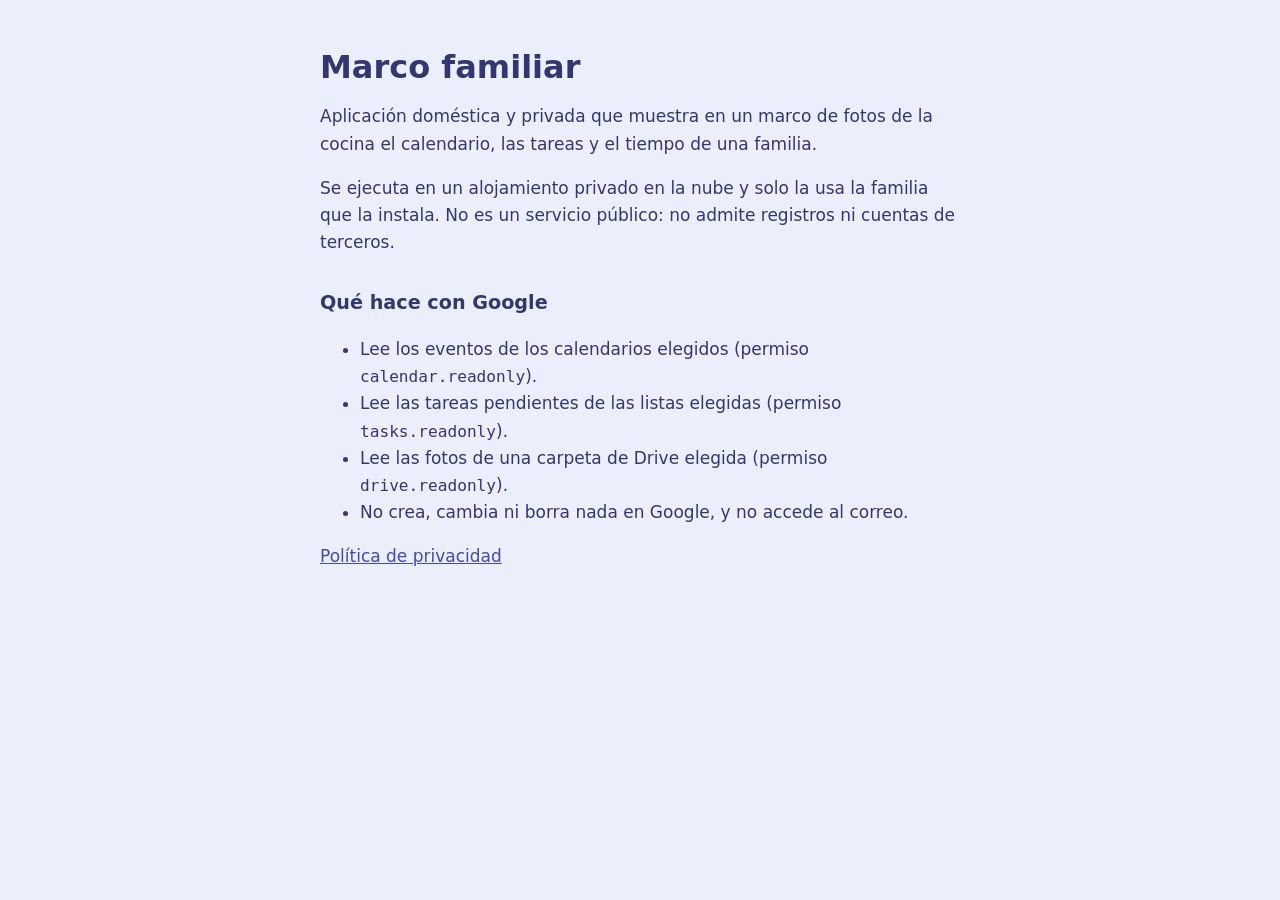
<file: index.html>
<!doctype html>
<html lang="es">
<head>
  <meta charset="utf-8">
  <meta name="viewport" content="width=device-width, initial-scale=1">
  <title>Marco familiar</title>
  <link rel="stylesheet" href="estilo.css">
</head>
<body>
  <main>
    <h1>Marco familiar</h1>
    <p>Aplicación doméstica y privada que muestra en un marco de fotos de la cocina el calendario, las
      tareas y el tiempo de una familia.</p>
    <p>Se ejecuta en un alojamiento privado en la nube y solo la usa la familia que la instala. No es un servicio
      público: no admite registros ni cuentas de terceros.</p>
    <h2>Qué hace con Google</h2>
    <ul>
      <li>Lee los eventos de los calendarios elegidos (permiso <code>calendar.readonly</code>).</li>
      <li>Lee las tareas pendientes de las listas elegidas (permiso <code>tasks.readonly</code>).</li>
      <li>Lee las fotos de una carpeta de Drive elegida (permiso <code>drive.readonly</code>).</li>
      <li>No crea, cambia ni borra nada en Google, y no accede al correo.</li>
    </ul>
    <p><a href="privacidad.html">Política de privacidad</a></p>
  </main>
</body>
</html>
</file>
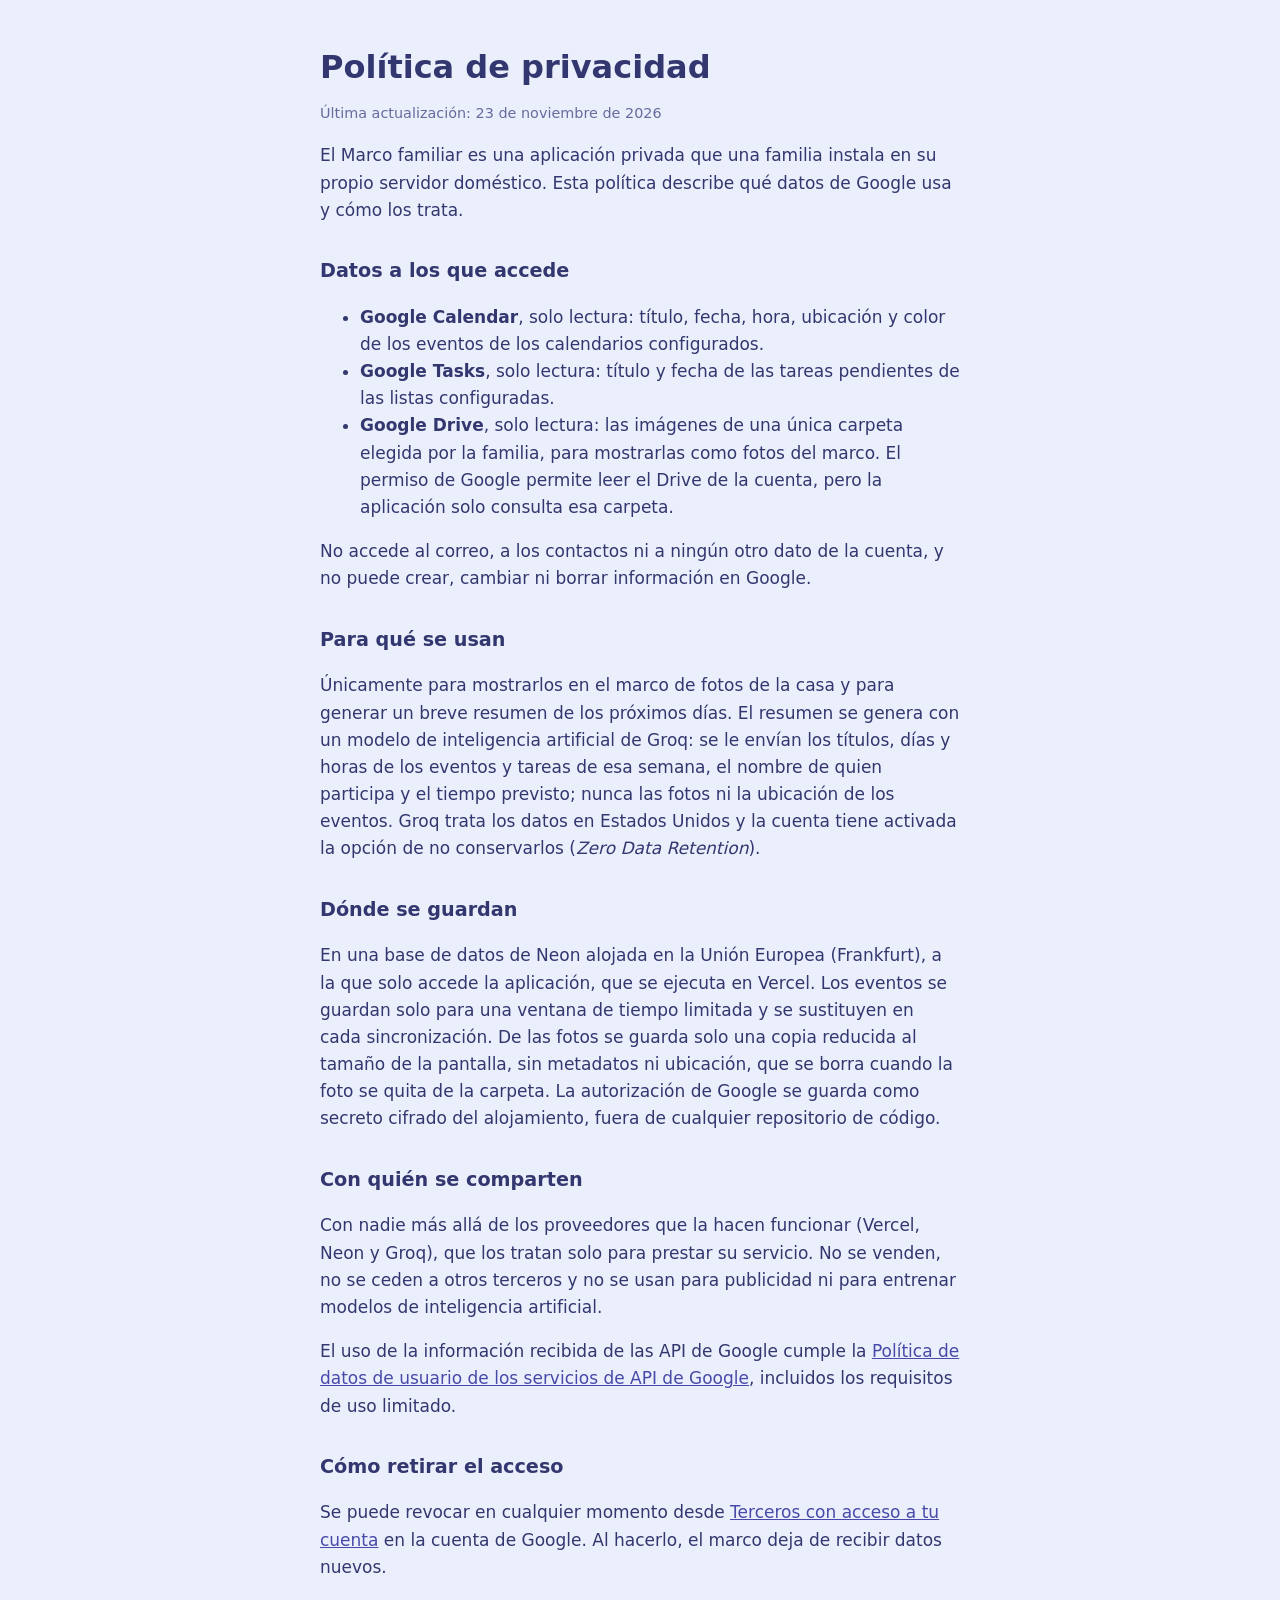
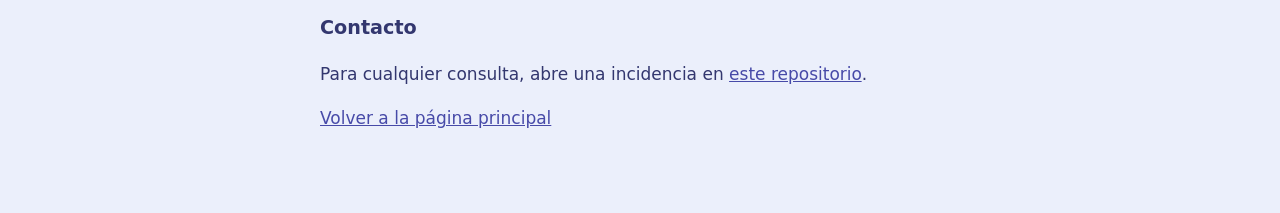
<file: privacidad.html>
<!doctype html>
<html lang="es">
<head>
  <meta charset="utf-8">
  <meta name="viewport" content="width=device-width, initial-scale=1">
  <title>Privacidad del Marco familiar</title>
  <link rel="stylesheet" href="estilo.css">
</head>
<body>
  <main>
    <h1>Política de privacidad</h1>
    <p class="meta">Última actualización: 23 de noviembre de 2026</p>

    <p>El Marco familiar es una aplicación privada que una familia instala en su propio servidor doméstico.
      Esta política describe qué datos de Google usa y cómo los trata.</p>

    <h2>Datos a los que accede</h2>
    <ul>
      <li><strong>Google Calendar</strong>, solo lectura: título, fecha, hora, ubicación y color de los eventos
        de los calendarios configurados.</li>
      <li><strong>Google Tasks</strong>, solo lectura: título y fecha de las tareas pendientes de las listas
        configuradas.</li>
      <li><strong>Google Drive</strong>, solo lectura: las imágenes de una única carpeta elegida por la familia,
        para mostrarlas como fotos del marco. El permiso de Google permite leer el Drive de la cuenta, pero la
        aplicación solo consulta esa carpeta.</li>
    </ul>
    <p>No accede al correo, a los contactos ni a ningún otro dato de la cuenta, y no puede crear, cambiar ni
      borrar información en Google.</p>

    <h2>Para qué se usan</h2>
    <p>Únicamente para mostrarlos en el marco de fotos de la casa y para generar un breve resumen de los próximos
      días. El resumen se genera con un modelo de inteligencia artificial de Groq: se le envían los títulos,
      días y horas de los eventos y tareas de esa semana, el nombre de quien participa y el tiempo
      previsto; nunca las fotos ni la ubicación de los eventos. Groq trata los
      datos en Estados Unidos y la cuenta tiene activada la opción de no conservarlos (<em>Zero Data
      Retention</em>).</p>

    <h2>Dónde se guardan</h2>
    <p>En una base de datos de Neon alojada en la Unión Europea (Frankfurt), a la que solo accede la aplicación,
      que se ejecuta en Vercel. Los eventos se guardan solo para una ventana de tiempo limitada y se sustituyen en
      cada sincronización. De las fotos se guarda solo una copia reducida al tamaño de la pantalla, sin metadatos
      ni ubicación, que se borra cuando la foto se quita de la carpeta. La autorización de Google se guarda como
      secreto cifrado del alojamiento, fuera de cualquier repositorio de código.</p>

    <h2>Con quién se comparten</h2>
    <p>Con nadie más allá de los proveedores que la hacen funcionar (Vercel, Neon y Groq), que los tratan solo
      para prestar su servicio. No se venden, no se ceden a otros terceros y no se usan para publicidad ni para
      entrenar modelos de inteligencia artificial.</p>
    <p>El uso de la información recibida de las API de Google cumple la
      <a href="https://developers.google.com/terms/api-services-user-data-policy">Política de datos de usuario de
      los servicios de API de Google</a>, incluidos los requisitos de uso limitado.</p>

    <h2>Cómo retirar el acceso</h2>
    <p>Se puede revocar en cualquier momento desde
      <a href="https://myaccount.google.com/permissions">Terceros con acceso a tu cuenta</a> en la cuenta de Google.
      Al hacerlo, el marco deja de recibir datos nuevos.</p>

    <h2>Contacto</h2>
    <p>Para cualquier consulta, abre una incidencia en
      <a href="https://github.com/jcolivar87/family-dashboard-legal/issues">este repositorio</a>.</p>

    <p><a href="./">Volver a la página principal</a></p>
  </main>
</body>
</html>
</file>
<file: estilo.css>
:root {
  --ink: #33376f;
  --soft: #666c9d;
  --wash: #ebeffb;
  --link: #474aa8;
}
* { box-sizing: border-box; }
body {
  margin: 0;
  background: var(--wash);
  color: var(--ink);
  font: 17px/1.6 "Segoe UI", system-ui, sans-serif;
}
main { max-width: 42rem; margin: 0 auto; padding: 48px 16px 64px; }
h1 { margin: 0 0 16px; font-size: 2rem; line-height: 1.2; }
h2 { margin: 32px 0 8px; font-size: 1.2rem; }
.meta { color: var(--soft); font-size: 0.9rem; }
a { color: var(--link); }
code { font-size: 0.95em; }
@media (prefers-color-scheme: dark) {
  :root { --ink: #e8eafb; --soft: #b5b9e3; --wash: #20243f; --link: #a8acff; }
}
</file>
